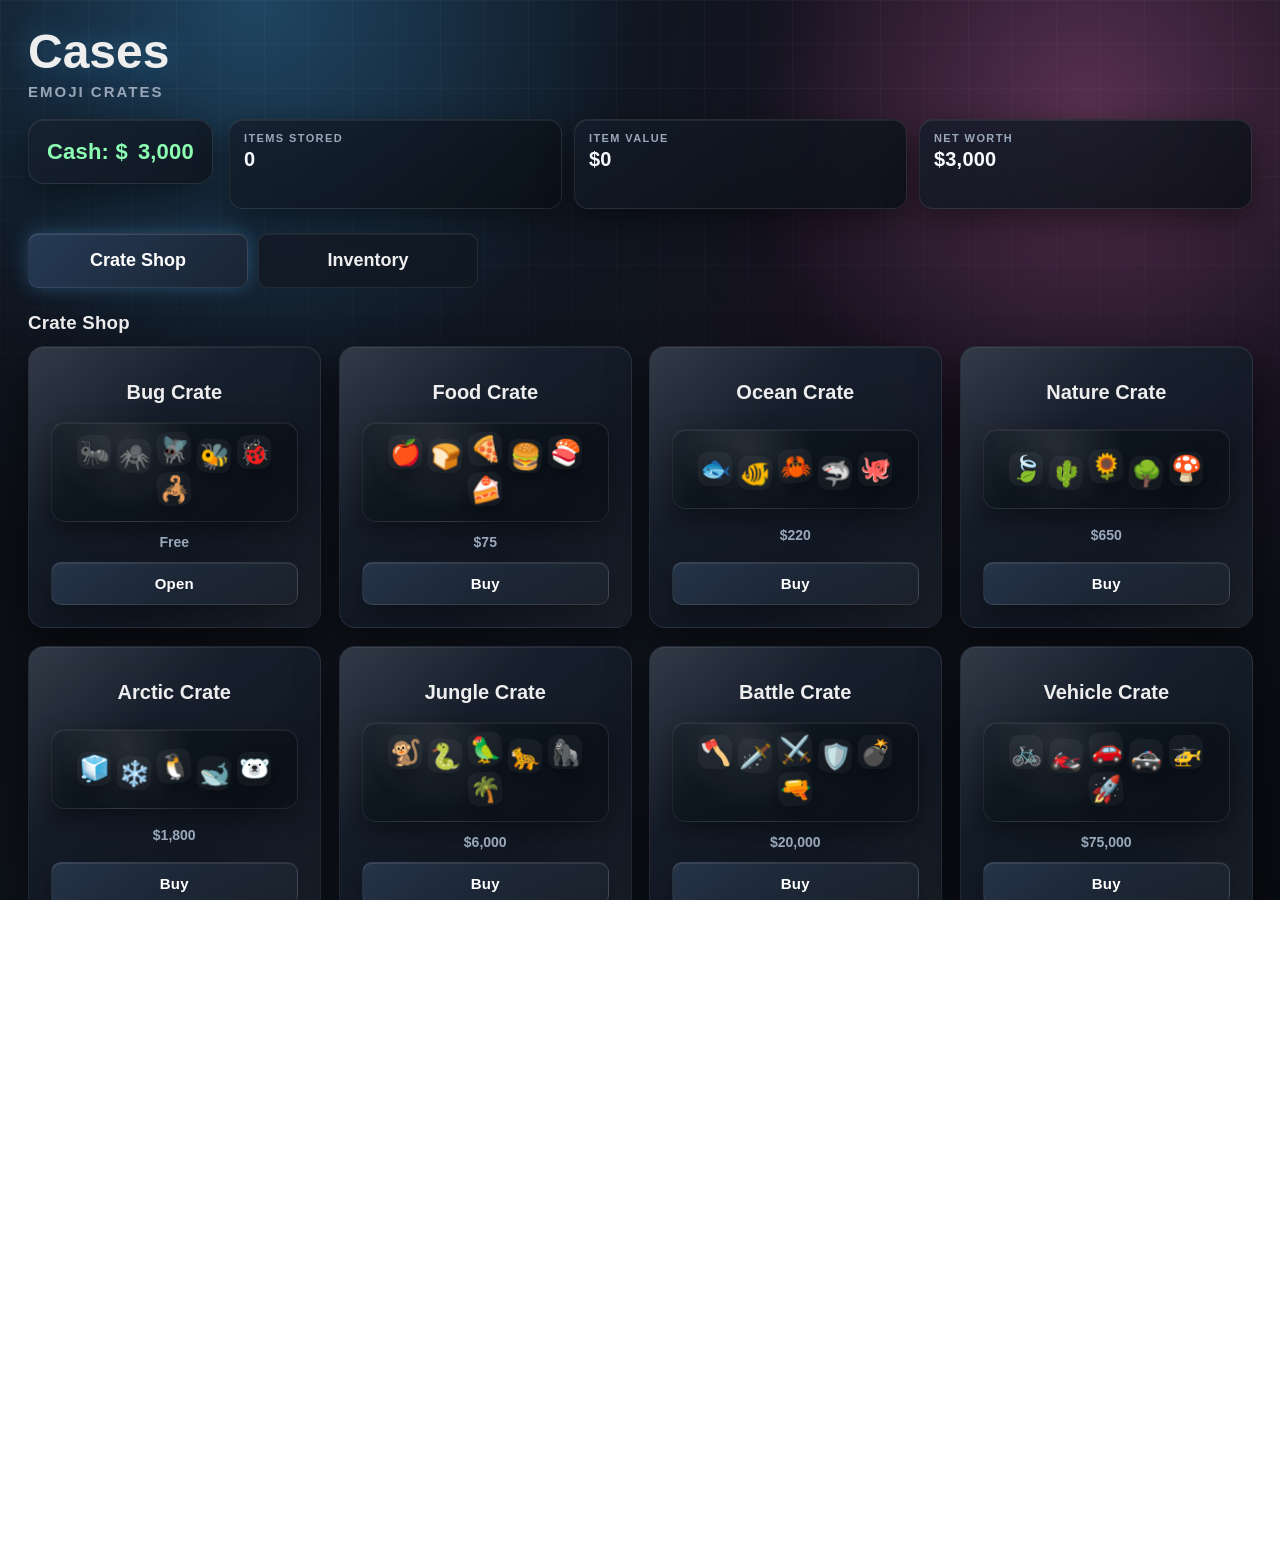
<file: index.html>
<!DOCTYPE html>
<html>
<head>
<meta charset="UTF-8">
<title>Cases</title>

<style>

html,body{
margin:0;
height:100%;
font-family:Arial,sans-serif;
color:#eee;
background:radial-gradient(circle at top,#1b2433,#070a0f 70%);
}

/* APP LAYOUT */

.app{
min-height:100vh;
padding:40px;
box-sizing:border-box;
max-width:1600px;
margin:auto;
}

h2{
margin:0 0 15px 0;
font-size:38px;
letter-spacing:1px;
}

h3{margin:12px 0}

.money{
font-size:22px;
margin-bottom:25px;
font-weight:bold;
color:#8cffb3;
}

/* BUTTONS */

button{
background:linear-gradient(145deg,#3a4355,#232a38);
border:none;
color:white;
padding:12px 20px;
border-radius:12px;
cursor:pointer;
font-weight:bold;
font-size:15px;
transition:.15s;
}

button:hover{
transform:translateY(-2px);
background:linear-gradient(145deg,#4c5870,#2e3749);
}

button:disabled{
opacity:.4;
cursor:not-allowed;
transform:none;
}

/* BIG OPEN BUTTON */

#openBtn{
display:block;
margin:35px auto 10px auto;
font-size:22px;
padding:18px 55px;
border-radius:16px;
background:linear-gradient(135deg,#4da6ff,#6e8bff);
box-shadow:0 0 20px #4da6ff66;
}

#openBtn:hover{
box-shadow:0 0 30px #4da6ffaa;
}

/* TABS */

.tabs{
margin-bottom:25px;
}

.tabs span{
background:#202735;
padding:12px 20px;
margin-right:12px;
border-radius:10px;
cursor:pointer;
font-weight:bold;
transition:.15s;
}

.tabs span:hover{
background:#2d3546;
}

/* GRID */

.grid{
display:grid;
grid-template-columns:repeat(auto-fill,minmax(240px,1fr));
gap:20px;
}

/* CRATES */

.crate{
background:linear-gradient(145deg,#1b212c,#121721);
border-radius:16px;
padding:22px;
text-align:center;
box-shadow:0 0 10px #00000055;
transition:.18s;
}

.crate:hover{
transform:translateY(-4px);
box-shadow:0 0 18px #000000aa;
}

.crate h3{
font-size:20px;
margin-bottom:6px;
}

/* ITEMS */

.itemBox{
background:#151b25;
border-radius:14px;
padding:16px;
text-align:center;
font-size:16px;
}

.emoji{
font-size:46px;
display:block;
margin-bottom:10px;
}

/* RARITY */

.common{box-shadow:0 0 8px #aaa3;}
.uncommon{box-shadow:0 0 12px #5cff7a88;}
.rare{box-shadow:0 0 16px #4da6ff99;}
.epic{box-shadow:0 0 22px #c05cffaa;}

.legendary{
box-shadow:0 0 12px #ffb347,0 0 28px #ffb347,0 0 45px #ffb347;
animation:legendGlow 1.2s infinite alternate;
}

@keyframes legendGlow{
from{transform:scale(1);}
to{transform:scale(1.05);}
}

/* SPIN AREA */

.spinWrapper{
width:100%;
max-width:1100px;
margin:40px auto;
position:relative;
}

.pointer{
position:absolute;
left:50%;
transform:translateX(-50%);
top:-28px;
font-size:36px;
color:#ffd27a;
}

.spinContainer{
position:relative;
overflow:hidden;
border-radius:16px;
border:2px solid #444;
background:#06080c;
box-shadow:0 0 18px #000 inset;
}

.spinTrack{
display:flex;
}

.spinItem{
width:170px;
margin:8px;
padding:22px;
border-radius:12px;
background:#222936;
text-align:center;
flex-shrink:0;
}

/* BACK BUTTON */

#backBtn{
margin-bottom:10px;
}

/* TITLE */

#crateTitle{
font-size:30px;
text-align:center;
margin-top:10px;
}

.hidden{display:none}

/* POLISHED CASINO STYLE */

:root{
--bg:#080b10;
--panel:#121821;
--panel2:#192232;
--ink:#f7fbff;
--muted:#9aa8bb;
--green:#56f09a;
--gold:#ffd166;
--blue:#55b6ff;
--pink:#ff6bd6;
--red:#ff6f6f;
}

html,body{
font-family:Inter,Segoe UI,Arial,sans-serif;
background:
radial-gradient(circle at 20% 0%,#1f4663 0,#101722 28%,transparent 44%),
radial-gradient(circle at 85% 12%,#57304f 0,#16111f 26%,transparent 42%),
linear-gradient(135deg,#07090d,#10151e 55%,#080b10);
overflow-x:hidden;
}

body:before{
content:"";
position:fixed;
inset:0;
pointer-events:none;
background-image:linear-gradient(#ffffff08 1px,transparent 1px),linear-gradient(90deg,#ffffff08 1px,transparent 1px);
background-size:44px 44px;
mask-image:linear-gradient(to bottom,#000,transparent 70%);
animation:gridDrift 18s linear infinite;
}

@keyframes gridDrift{to{background-position:44px 44px}}

.app{
position:relative;
padding:28px;
animation:pageIn .55s ease both;
}

@keyframes pageIn{from{opacity:0;transform:translateY(14px)}to{opacity:1;transform:none}}

h2{
font-size:48px;
line-height:1;
letter-spacing:0;
text-shadow:0 0 30px #55b6ff55;
}

h2:after{
content:" Emoji Crates";
display:block;
margin-top:8px;
font-size:15px;
font-weight:700;
color:var(--muted);
text-transform:uppercase;
letter-spacing:2px;
}

.money{
display:inline-flex;
align-items:center;
gap:10px;
padding:12px 18px;
border:1px solid #ffffff18;
border-radius:16px;
background:linear-gradient(145deg,#172130cc,#0d121acc);
box-shadow:0 12px 40px #0008,inset 0 1px #ffffff12;
transition:transform .25s ease,color .25s ease;
}

.money.bump{
transform:scale(1.06);
color:#d7ffe8;
}

button{
position:relative;
overflow:hidden;
border:1px solid #ffffff18;
border-radius:10px;
background:linear-gradient(145deg,#263449,#121923);
box-shadow:0 10px 22px #0005,inset 0 1px #ffffff17;
}

button:before{
content:"";
position:absolute;
inset:0;
background:linear-gradient(120deg,transparent,#ffffff22,transparent);
transform:translateX(-120%);
transition:transform .5s ease;
}

button:hover:before{transform:translateX(120%)}

button:active{transform:translateY(1px) scale(.98)}

#openBtn{
letter-spacing:2px;
text-transform:uppercase;
background:linear-gradient(135deg,#18d18d,#28a8ff 55%,#b266ff);
box-shadow:0 0 26px #28a8ff88,0 14px 38px #0009;
animation:pulseOpen 1.8s ease-in-out infinite;
}

@keyframes pulseOpen{
0%,100%{filter:saturate(1);box-shadow:0 0 22px #28a8ff77,0 14px 38px #0009}
50%{filter:saturate(1.25);box-shadow:0 0 38px #56f09aaa,0 18px 46px #000b}
}

.tabs{
display:flex;
gap:10px;
margin:24px 0;
}

.tabs span{
margin:0;
border:1px solid #ffffff14;
background:#111822cc;
box-shadow:inset 0 1px #ffffff10;
}

.tabs span.active{
background:linear-gradient(135deg,#253a55,#1a2433);
color:#fff;
box-shadow:0 0 18px #55b6ff44,inset 0 1px #ffffff20;
}

.grid{
grid-template-columns:repeat(auto-fill,minmax(220px,1fr));
gap:18px;
}

.crate,.itemBox{
position:relative;
border:1px solid #ffffff14;
background:
linear-gradient(145deg,#1a2433e8,#0e141ee8),
radial-gradient(circle at top,#ffffff18,transparent 50%);
box-shadow:0 18px 40px #0008,inset 0 1px #ffffff12;
animation:cardRise .45s ease both;
}

@keyframes cardRise{from{opacity:0;transform:translateY(14px) scale(.98)}to{opacity:1;transform:none}}

.crate:after,.itemBox:after{
content:"";
position:absolute;
inset:0;
border-radius:inherit;
pointer-events:none;
background:linear-gradient(135deg,#ffffff1c,transparent 34%,transparent 65%,#ffffff0d);
}

.crate:hover,.itemBox:hover{
transform:translateY(-6px) scale(1.015);
box-shadow:0 22px 46px #000a,0 0 24px #55b6ff22,inset 0 1px #ffffff18;
}

.crate h3,.itemName{
letter-spacing:0;
}

.emoji{
filter:drop-shadow(0 10px 18px #0009);
animation:floaty 2.4s ease-in-out infinite;
}

@keyframes floaty{50%{transform:translateY(-5px) rotate(-2deg)}}

.common{box-shadow:0 0 0 1px #ffffff12,0 18px 40px #0008;}
.uncommon{box-shadow:0 0 0 1px #56f09a66,0 0 22px #56f09a30,0 18px 40px #0008;}
.rare{box-shadow:0 0 0 1px #55b6ff77,0 0 24px #55b6ff35,0 18px 40px #0008;}
.epic{box-shadow:0 0 0 1px #ff6bd688,0 0 28px #ff6bd635,0 18px 40px #0008;}

.legendary{
box-shadow:0 0 0 1px #ffd166,0 0 18px #ffd166aa,0 0 44px #ff8a3d66,0 18px 40px #0009;
animation:legendGlow 1.2s infinite alternate,legendTilt 2.8s ease-in-out infinite;
}

@keyframes legendTilt{50%{filter:saturate(1.45);transform:translateY(-4px) rotate(1deg)}}

.spinWrapper{
margin-top:28px;
}

.spinOverlay{
position:fixed;
inset:0;
z-index:20;
display:grid;
place-items:center;
padding:24px;
box-sizing:border-box;
background:
radial-gradient(circle at 50% 35%,#22344fcc,transparent 54%),
linear-gradient(135deg,#05070beb,#121a25f2);
backdrop-filter:blur(12px);
opacity:0;
visibility:hidden;
transition:opacity .24s ease,visibility .24s ease;
}

.spinOverlay.show{
opacity:1;
visibility:visible;
}

.spinOverlay .spinWrapper{
width:min(1120px,94vw);
margin:0;
}

.spinOverlayTitle{
text-align:center;
margin:0 0 26px;
font-size:28px;
font-weight:1000;
color:#f7fbff;
text-shadow:0 0 24px #55b6ff88;
}

.spinOverlay .spinContainer{
min-height:190px;
display:flex;
align-items:center;
}

.pointer{
z-index:2;
text-shadow:0 0 14px #ffd166;
animation:pointerBounce .9s ease-in-out infinite;
}

@keyframes pointerBounce{50%{transform:translateX(-50%) translateY(4px)}}

.spinContainer{
border:1px solid #ffffff22;
background:linear-gradient(180deg,#090d13,#030507);
box-shadow:0 0 24px #000 inset,0 20px 48px #0008;
}

.spinContainer:before,.spinContainer:after{
content:"";
position:absolute;
top:0;
bottom:0;
width:18%;
z-index:1;
pointer-events:none;
}

.spinContainer:before{left:0;background:linear-gradient(90deg,#06080c,transparent)}
.spinContainer:after{right:0;background:linear-gradient(270deg,#06080c,transparent)}

.spinTrack.spinning .spinItem .emoji{
animation:spinPop .35s ease-in-out infinite alternate;
}

@keyframes spinPop{to{transform:scale(1.14) rotate(4deg)}}

.spinItem{
border:1px solid #ffffff12;
box-shadow:inset 0 1px #ffffff12;
}

.inventoryHeader{
display:flex;
align-items:center;
justify-content:space-between;
gap:16px;
margin:4px 0 18px;
flex-wrap:wrap;
}

.inventoryStats{
color:var(--muted);
font-weight:700;
}

.sellBtn{
margin-top:12px;
width:100%;
background:linear-gradient(135deg,#25344a,#173323);
}

.sellAllBtn{
background:linear-gradient(135deg,#1d8f62,#26bd7e);
}

.inventoryActions{
display:flex;
align-items:flex-end;
gap:12px;
flex-wrap:wrap;
justify-content:flex-end;
}

.autosellPanel{
display:flex;
align-items:center;
gap:10px;
flex-wrap:wrap;
max-width:760px;
padding:10px 12px;
border:1px solid #ffffff18;
border-radius:14px;
background:#0f151ecc;
box-shadow:inset 0 1px #ffffff10;
}

.autosellPanel label{
display:inline-flex;
align-items:center;
gap:7px;
font-size:12px;
font-weight:900;
color:#dfe9f5;
text-transform:uppercase;
letter-spacing:.7px;
white-space:nowrap;
}

.autosellPanel input{
accent-color:#56f09a;
}

.autosellTitle{
color:var(--muted);
font-size:11px;
font-weight:1000;
text-transform:uppercase;
letter-spacing:1.2px;
}

.emptyInventory{
grid-column:1/-1;
padding:28px;
border:1px dashed #ffffff24;
border-radius:16px;
text-align:center;
color:var(--muted);
background:#0f151e99;
}

.resultToast{
min-height:26px;
margin:14px auto 0;
text-align:center;
font-weight:800;
color:#dff8ff;
text-shadow:0 0 16px #55b6ff;
opacity:0;
transform:translateY(8px) scale(.98);
transition:.35s ease;
}

.resultToast.show{
opacity:1;
transform:none;
}

.popWin{
animation:winPop .7s cubic-bezier(.2,1.4,.2,1) both;
}

@keyframes winPop{
0%{transform:scale(.65) rotate(-6deg);filter:brightness(1)}
55%{transform:scale(1.2) rotate(3deg);filter:brightness(1.35)}
100%{transform:scale(1);filter:brightness(1)}
}

@media(max-width:700px){
.app{padding:18px}
h2{font-size:38px}
.tabs{flex-wrap:wrap}
.inventoryHeader{align-items:flex-start;flex-direction:column}
#openBtn{width:100%;padding-left:20px;padding-right:20px}
}

/* GAMEPLAY UPGRADE PASS */

html,body{
font-family:"Trebuchet MS","Segoe UI Variable","Segoe UI",Arial,sans-serif;
}

body.spinLocked{
overflow:hidden;
}

h3,h4,button,.money,.statCard,.rarityTag{
letter-spacing:.2px;
}

.topBar{
display:flex;
align-items:stretch;
justify-content:space-between;
gap:16px;
flex-wrap:wrap;
margin:20px 0 24px;
}

.statStrip{
display:grid;
grid-template-columns:repeat(3,minmax(150px,1fr));
gap:12px;
flex:1;
min-width:320px;
}

.statCard{
padding:12px 14px;
border:1px solid #ffffff18;
border-radius:14px;
background:linear-gradient(145deg,#141d2acc,#090e15cc);
box-shadow:0 12px 34px #0007,inset 0 1px #ffffff12;
}

.statLabel{
display:block;
font-size:11px;
font-weight:900;
text-transform:uppercase;
color:var(--muted);
letter-spacing:1.4px;
}

.statValue{
display:block;
margin-top:4px;
font-size:20px;
font-weight:900;
color:#f7fbff;
}

.tabs span{
min-width:170px;
text-align:center;
font-size:18px;
padding:16px 24px;
}

.grid{
grid-template-columns:repeat(auto-fill,minmax(250px,1fr));
}

.crate{
min-height:178px;
display:flex;
flex-direction:column;
justify-content:space-between;
gap:12px;
}

.crateMeta,.lootMeta,.spinValue{
color:var(--muted);
font-size:14px;
font-weight:800;
}

.cratePreview{
display:flex;
justify-content:center;
align-items:center;
gap:6px;
flex-wrap:wrap;
min-height:54px;
padding:12px;
border:1px solid #ffffff14;
border-radius:14px;
background:
radial-gradient(circle at 30% 20%,#ffffff18,transparent 36%),
linear-gradient(145deg,#101923,#090f17);
box-shadow:inset 0 1px #ffffff12,0 10px 26px #0006;
}

.cratePreview span{
display:grid;
place-items:center;
width:34px;
height:34px;
font-size:25px;
border-radius:10px;
background:#ffffff0c;
filter:drop-shadow(0 7px 10px #0009);
}

.cratePreview span:nth-child(2n){transform:translateY(4px) rotate(4deg)}
.cratePreview span:nth-child(3n){transform:translateY(-3px) rotate(-5deg)}

.rollDelta{
display:block;
height:20px;
margin-top:5px;
font-size:13px;
font-weight:1000;
opacity:0;
transform:translateY(8px);
}

.rollDelta.show{
animation:rollDeltaPop 1.7s ease both;
}

.rollDelta.gain{color:#67ff9d;text-shadow:0 0 14px #56f09a}
.rollDelta.loss{color:#ff7777;text-shadow:0 0 14px #ff6f6f}

@keyframes rollDeltaPop{
0%{opacity:0;transform:translateY(10px) scale(.92)}
18%{opacity:1;transform:translateY(0) scale(1.12)}
70%{opacity:1;transform:translateY(0) scale(1)}
100%{opacity:0;transform:translateY(-8px) scale(.98)}
}

.common .rarityTag{background:#ffffff18;color:#d4dae3}
.uncommon .rarityTag{background:#56f09a22;color:#76ffad}
.rare .rarityTag{background:#55b6ff24;color:#8fd0ff}
.epic .rarityTag{background:#ff6bd626;color:#ff9ee7}
.legendary .rarityTag{background:#ffd16628;color:#ffe39d}

.rarityTag{
display:inline-flex;
align-items:center;
justify-content:center;
margin:8px auto 10px;
padding:5px 10px;
border:1px solid #ffffff22;
border-radius:999px;
font-size:11px;
font-weight:1000;
text-transform:uppercase;
letter-spacing:1.3px;
}

.rare:before,.epic:before,.legendary:before{
content:"";
position:absolute;
inset:-1px;
border-radius:inherit;
pointer-events:none;
opacity:.72;
}

.rare:before{
background:linear-gradient(120deg,transparent 20%,#55b6ff35,transparent 80%);
animation:rareSweep 2.4s ease-in-out infinite;
}

.epic:before{
inset:-8px;
background:
linear-gradient(115deg,transparent 0 35%,#ff6bd660 45%,transparent 58%),
linear-gradient(245deg,transparent 0 42%,#55b6ff44 50%,transparent 62%);
filter:blur(2px);
animation:epicPulse 2.6s ease-in-out infinite;
}

.legendary{
animation:legendGlow 1.2s infinite alternate,legendTilt 2.8s ease-in-out infinite,legendIdle 5s ease-in-out infinite;
}

.legendary:before{
background:
radial-gradient(circle at 20% 20%,#fff7 0 2px,transparent 3px),
radial-gradient(circle at 70% 30%,#ffd166cc 0 2px,transparent 4px),
radial-gradient(circle at 42% 78%,#ff6bd6bb 0 2px,transparent 4px),
conic-gradient(from 0deg,#ffd16622,#ff6bd622,#55b6ff22,#ffd16622);
animation:legendAura 3.2s ease-in-out infinite;
}

@keyframes rareSweep{50%{transform:translateX(12px);opacity:1}}
@keyframes epicSpin{to{transform:rotate(1turn)}}
@keyframes epicPulse{
0%,100%{transform:translateX(-8px) skewX(-10deg);opacity:.35}
50%{transform:translateX(8px) skewX(10deg);opacity:.9}
}
@keyframes legendAura{
0%,100%{transform:translateY(0) scale(1);opacity:.62}
45%{transform:translateY(-7px) scale(1.05);opacity:1}
70%{transform:translateY(4px) scale(.98);opacity:.78}
}
@keyframes legendIdle{
0%,100%{filter:hue-rotate(0deg) saturate(1.1)}
35%{filter:hue-rotate(18deg) saturate(1.7)}
70%{filter:hue-rotate(-14deg) saturate(1.45)}
}

.spinItem{
padding:16px 14px;
min-height:138px;
}

.spinItem .emoji{
font-size:42px;
margin-bottom:3px;
}

.spinItem .rarityTag{
margin:5px auto 6px;
font-size:10px;
}

.openTop{
display:flex;
align-items:center;
justify-content:space-between;
gap:16px;
margin:6px 0 18px;
}

.openInfo{
text-align:right;
font-weight:900;
color:var(--muted);
}

.sectionTitle{
text-align:center;
font-size:18px;
margin:22px 0 14px;
text-transform:uppercase;
letter-spacing:1.4px;
color:#dff8ff;
}

.popWin.rareWin{animation:rareWin .9s cubic-bezier(.2,1.4,.2,1) both}
.popWin.epicWin{animation:epicWin 1.4s cubic-bezier(.2,1.2,.2,1) both}
.popWin.legendaryWin{animation:legendaryWin 2.6s cubic-bezier(.12,1.2,.1,1) both}

@keyframes rareWin{
0%{transform:scale(.7);filter:brightness(1)}
45%{transform:scale(1.24);filter:brightness(1.6) drop-shadow(0 0 18px #55b6ff)}
100%{transform:scale(1);filter:brightness(1)}
}

@keyframes epicWin{
0%{transform:scale(.55) rotate(-10deg);filter:brightness(1)}
35%{transform:scale(1.28) rotate(7deg);filter:brightness(1.8) drop-shadow(0 0 24px #ff6bd6)}
70%{transform:scale(.95) rotate(-3deg);filter:brightness(1.35)}
100%{transform:scale(1);filter:brightness(1)}
}

@keyframes legendaryWin{
0%{transform:scale(.3) rotate(-18deg);filter:brightness(.8) blur(2px)}
28%{transform:scale(1.4) rotate(12deg);filter:brightness(2.3) drop-shadow(0 0 38px #ffd166)}
55%{transform:scale(.88) rotate(-6deg);filter:brightness(1.6) drop-shadow(0 0 44px #ff6bd6)}
100%{transform:scale(1.08);filter:brightness(1.35) drop-shadow(0 0 28px #ffd166)}
}

.winFx{
position:fixed;
inset:0;
z-index:10;
display:grid;
place-items:center;
pointer-events:none;
opacity:0;
visibility:hidden;
transition:.25s ease;
}

.winFx.show{
opacity:1;
visibility:visible;
}

.winFxInner{
position:relative;
display:grid;
place-items:center;
width:min(760px,92vw);
min-height:360px;
text-align:center;
}

.winFxEmoji{
font-size:118px;
filter:drop-shadow(0 24px 42px #000);
}

.winFxTitle{
margin-top:12px;
font-size:42px;
font-weight:1000;
text-transform:uppercase;
text-shadow:0 0 24px currentColor;
}

.winFxValue{
margin-top:8px;
font-size:24px;
font-weight:1000;
color:#fff;
}

.winFx.rareFx{background:radial-gradient(circle,#55b6ff33,transparent 65%)}
.winFx.rareFx .winFxInner{animation:rareReveal 1.2s ease both;color:#8fd0ff}

.winFx.epicFx{background:radial-gradient(circle,#ff6bd63f,transparent 68%)}
.winFx.epicFx .winFxInner{animation:epicReveal 2.1s ease both;color:#ff9ee7}
.winFx.epicFx:before{
content:"";
position:absolute;
inset:0;
background:
linear-gradient(110deg,transparent 0 18%,#ff6bd650 23%,transparent 31%),
linear-gradient(250deg,transparent 0 42%,#55b6ff45 49%,transparent 58%),
radial-gradient(circle at 50% 50%,transparent 0 20%,#ff6bd61f 22%,transparent 42%);
animation:epicStage 2.1s ease-in-out both;
}

.winFx.legendaryFx{
background:
radial-gradient(circle,#fff2b655 0 8%,#ff8a3d2f 24%,transparent 62%),
linear-gradient(135deg,#080b10ee,#251326ee);
}

.winFx.legendaryFx:before,.winFx.legendaryFx:after{
content:"";
position:absolute;
inset:-30%;
background:
radial-gradient(circle at 25% 35%,#ffd166 0 2px,transparent 3px),
radial-gradient(circle at 70% 22%,#ffffff 0 1px,transparent 3px),
radial-gradient(circle at 54% 74%,#ff6bd6 0 2px,transparent 4px);
background-size:120px 120px,170px 170px,210px 210px;
animation:starFall 5.8s linear infinite;
}

.winFx.legendaryFx:after{
filter:blur(3px);
opacity:.6;
animation-duration:7.2s;
}

.winFx.legendaryFx .winFxInner{
color:#ffe39d;
animation:legendaryReveal 5.6s cubic-bezier(.12,1,.18,1) both;
}

@keyframes rareReveal{from{transform:scale(.8);opacity:0}45%{transform:scale(1.08)}to{transform:scale(1);opacity:1}}
@keyframes epicReveal{from{transform:scale(.65) rotate(-8deg);opacity:0}45%{transform:scale(1.1) rotate(3deg);opacity:1}to{transform:scale(1);opacity:1}}
@keyframes epicStage{
0%{opacity:0;transform:scale(.8)}
25%{opacity:1;transform:scale(1.03)}
55%{transform:scale(1) skewX(-5deg)}
100%{opacity:.38;transform:scale(1.12) skewX(5deg)}
}
@keyframes legendaryReveal{
0%{transform:scale(.24) rotate(-18deg);opacity:0;filter:blur(8px)}
22%{transform:scale(.7) rotate(8deg);opacity:1;filter:blur(0)}
48%{transform:scale(1.2) rotate(-2deg)}
72%{transform:scale(.96) rotate(1deg)}
100%{transform:scale(1);opacity:1}
}
@keyframes starFall{to{transform:translate3d(120px,180px,0) rotate(35deg)}}

@media(max-width:700px){
.tabs span{flex:1;min-width:135px}
.statStrip{grid-template-columns:1fr;min-width:100%}
.topBar{margin-top:16px}
.openTop{align-items:flex-start;flex-direction:column}
.openInfo{text-align:left}
}

</style>
</head>

<body>

<div class="app">

<h2>Cases</h2>
<div class="topBar">
  <div class="money">Cash: $<span id="moneyEl">2500</span></div>
  <div class="statStrip">
    <div class="statCard">
      <span class="statLabel">Items Stored</span>
      <span class="statValue" id="itemCountEl">0</span>
    </div>
    <div class="statCard">
      <span class="statLabel">Item Value</span>
      <span class="statValue">$<span id="itemValueEl">0</span></span>
    </div>
    <div class="statCard">
      <span class="statLabel">Net Worth</span>
      <span class="statValue">$<span id="netWorthEl">2,500</span></span>
      <span class="rollDelta" id="rollDeltaEl"></span>
    </div>
  </div>
</div>

<div class="tabs">
<span onclick="showTab('cratesTab')">Crate Shop</span>
<span onclick="showTab('inventoryTab')">Inventory</span>
</div>

<div id="cratesTab"></div>

<div id="inventoryTab" class="hidden">
<div id="inventory" class="grid"></div>
</div>

<div id="openScreen" class="hidden">

<div class="openTop">
<button id="backBtn" onclick="backToCrates()">← Back</button>
<div class="openInfo">
<div>Crate Price: $<span id="crateCost"></span></div>
<div id="crateExpected"></div>
</div>
</div>

<h3 id="crateTitle"></h3>

<h4 class="sectionTitle">Possible Pulls</h4>
<div id="lootTable" class="grid"></div>

<button id="openBtn" onclick="openCrate()">OPEN</button>

<div id="resultToast" class="resultToast"></div>

</div>

<div id="winFx" class="winFx"></div>

<div id="spinOverlay" class="spinOverlay">
  <div class="spinWrapper">
    <div class="spinOverlayTitle" id="spinOverlayTitle">Opening...</div>
    <div class="pointer">▼</div>
    <div class="spinContainer">
      <div id="spinTrack" class="spinTrack"></div>
    </div>
  </div>
</div>

</div>

<script>
let money = 3000
let inventoryItems = []
let selectedCrate = null
let opening = false
let toastTimer = null
let autosellSettings = {
  enabled: false,
  rarities: {
    common: false,
    uncommon: false,
    rare: false,
    epic: false,
    legendary: false
  }
}

const rarityOrder = ["common", "uncommon", "rare", "epic", "legendary"]

const crates = [

{
name:"Bug Crate",
cost:15,
items:[
{emoji:"🐜",rarity:"common",chance:45,value:4},
{emoji:"🕷️",rarity:"common",chance:30,value:6},
{emoji:"🪰",rarity:"uncommon",chance:15,value:12},
{emoji:"🐝",rarity:"rare",chance:7,value:35},
{emoji:"🐞",rarity:"epic",chance:2.7,value:120},
{emoji:"🦂",rarity:"legendary",chance:0.3,value:1800}
]
},

{
name:"Food Crate",
cost:75,
items:[
{emoji:"🍎",rarity:"common",chance:35,value:20},
{emoji:"🍞",rarity:"common",chance:25,value:28},
{emoji:"🍕",rarity:"uncommon",chance:18,value:70},
{emoji:"🍔",rarity:"rare",chance:12,value:180},
{emoji:"🍣",rarity:"epic",chance:8,value:600},
{emoji:"🍰",rarity:"legendary",chance:2,value:7500}
]
},

{
name:"Ocean Crate",
cost:100,
items:[
{emoji:"🐟",rarity:"common",chance:40,value:30},
{emoji:"🐠",rarity:"uncommon",chance:30,value:85},
{emoji:"🦀",rarity:"rare",chance:18,value:300},
{emoji:"🦈",rarity:"epic",chance:10,value:1200},
{emoji:"🐙",rarity:"legendary",chance:2,value:12000}
]
},

{
name:"Nature Crate",
cost:250,
items:[
{emoji:"🍃",rarity:"common",chance:40,value:75},
{emoji:"🌵",rarity:"uncommon",chance:30,value:200},
{emoji:"🌻",rarity:"rare",chance:18,value:800},
{emoji:"🌳",rarity:"epic",chance:10,value:3500},
{emoji:"🍄",rarity:"legendary",chance:2,value:30000}
]
},

{
name:"Arctic Crate",
cost:500,
items:[
{emoji:"🧊",rarity:"common",chance:35,value:160},
{emoji:"❄️",rarity:"uncommon",chance:30,value:420},
{emoji:"🐧",rarity:"rare",chance:20,value:1200},
{emoji:"🐋",rarity:"epic",chance:12,value:6000},
{emoji:"🐻‍❄️",rarity:"legendary",chance:3,value:60000}
]
},

{
name:"Jungle Crate",
cost:1000,
items:[
{emoji:"🐒",rarity:"common",chance:35,value:300},
{emoji:"🐍",rarity:"uncommon",chance:30,value:850},
{emoji:"🦜",rarity:"rare",chance:18,value:3500},
{emoji:"🐆",rarity:"epic",chance:12,value:12000},
{emoji:"🦍",rarity:"epic",chance:4,value:20000},
{emoji:"🌴",rarity:"legendary",chance:1,value:120000}
]
},

{
name:"Battle Crate",
cost:1200,
items:[
{emoji:"🪓",rarity:"common",chance:35,value:350},
{emoji:"🗡️",rarity:"uncommon",chance:30,value:1000},
{emoji:"⚔️",rarity:"rare",chance:20,value:4200},
{emoji:"🛡️",rarity:"epic",chance:12,value:15000},
{emoji:"💣",rarity:"epic",chance:2,value:30000},
{emoji:"🔫",rarity:"legendary",chance:1,value:150000}
]
},

{
name:"Vehicle Crate",
cost:1800,
items:[
{emoji:"🚲",rarity:"common",chance:35,value:500},
{emoji:"🏍️",rarity:"uncommon",chance:30,value:1400},
{emoji:"🚗",rarity:"rare",chance:20,value:6500},
{emoji:"🚓",rarity:"epic",chance:10,value:20000},
{emoji:"🚁",rarity:"epic",chance:4,value:35000},
{emoji:"🚀",rarity:"legendary",chance:1,value:220000}
]
},

{
name:"Luxury Crate",
cost:3200,
items:[
{emoji:"💍",rarity:"common",chance:35,value:900},
{emoji:"⌚",rarity:"uncommon",chance:30,value:2600},
{emoji:"👜",rarity:"rare",chance:20,value:12000},
{emoji:"💎",rarity:"epic",chance:10,value:42000},
{emoji:"👑",rarity:"legendary",chance:4,value:300000},
{emoji:"🏦",rarity:"legendary",chance:1,value:420000}
]
},

{
name:"Spooky Crate",
cost:4500,
items:[
{emoji:"🎃",rarity:"common",chance:35,value:1300},
{emoji:"🕸️",rarity:"uncommon",chance:30,value:3600},
{emoji:"👻",rarity:"rare",chance:20,value:18000},
{emoji:"💀",rarity:"epic",chance:10,value:65000},
{emoji:"🧟",rarity:"epic",chance:4,value:95000},
{emoji:"🧛",rarity:"legendary",chance:1,value:600000}
]
},

{
name:"Lucky Crate",
cost:5000,
items:[
{emoji:"💩",rarity:"common",chance:99.9,value:5},
{emoji:"🎁",rarity:"legendary",chance:0.1,value:50000000}
]
},

{
name:"Space Crate",
cost:8750,
items:[
{emoji:"🛰️",rarity:"common",chance:35,value:2500},
{emoji:"🌙",rarity:"uncommon",chance:30,value:7000},
{emoji:"🪐",rarity:"rare",chance:20,value:35000},
{emoji:"🌠",rarity:"epic",chance:10,value:110000},
{emoji:"🛸",rarity:"epic",chance:4,value:200000},
{emoji:"👽",rarity:"legendary",chance:1,value:1100000}
]
},

{
name:"Elemental Crate",
cost:12000,
items:[
{emoji:"💧",rarity:"common",chance:35,value:3400},
{emoji:"🌪️",rarity:"uncommon",chance:30,value:9600},
{emoji:"🔥",rarity:"rare",chance:20,value:50000},
{emoji:"⚡",rarity:"epic",chance:10,value:150000},
{emoji:"🌊",rarity:"epic",chance:4,value:240000},
{emoji:"🌋",rarity:"legendary",chance:1,value:1500000}
]
},

{
name:"Mythic Crate",
cost:250000,
items:[
{emoji:"🔮",rarity:"common",chance:35,value:70000},
{emoji:"🧿",rarity:"uncommon",chance:30,value:200000},
{emoji:"✨",rarity:"rare",chance:20,value:1000000},
{emoji:"🌟",rarity:"epic",chance:10,value:2000000},
{emoji:"🐉",rarity:"epic",chance:4,value:5000000},
{emoji:"🪽",rarity:"legendary",chance:1,value:25000000}
]
}

]

// ---------------- ECONOMY ----------------

const tunedEconomy = {
  "Bug Crate": { cost: 0, values: [1, 2, 5, 25, 50, 250] },
  "Food Crate": { cost: 75, values: [8, 18, 40, 90, 150, 3000] },
  "Ocean Crate": { cost: 220, values: [45, 90, 210, 430, 8000] },
  "Nature Crate": { cost: 650, values: [120, 260, 550, 1200, 30000] },
  "Arctic Crate": { cost: 1800, values: [220, 480, 1000, 3000, 52000] },
  "Jungle Crate": { cost: 6000, values: [700, 1500, 3400, 6500, 7800, 540000] },
  "Battle Crate": { cost: 20000, values: [2500, 5200, 12000, 23000, 30000, 1800000] },
  "Vehicle Crate": { cost: 75000, values: [8000, 17000, 38000, 75000, 160000, 6800000] },
  "Luxury Crate": { cost: 300000, values: [30000, 65000, 150000, 300000, 2500000, 20000000] },
  "Spooky Crate": { cost: 1200000, values: [120000, 250000, 600000, 1200000, 2500000, 110000000] },
  "Lucky Crate": { cost: 500000, values: [250, 25000000000] },
  "Space Crate": { cost: 5000000, values: [500000, 1100000, 2500000, 5000000, 12000000, 450000000] },
  "Elemental Crate": { cost: 50000000, values: [5000000, 11000000, 25000000, 50000000, 120000000, 4450000000] },
  "Mythic Crate": { cost: 1000000000, values: [90000000, 200000000, 450000000, 900000000, 2200000000, 96950000000] }
}

function tuneEconomy() {
  crates.forEach(crate => {
    const tune = tunedEconomy[crate.name]
    if (!tune) return
    crate.cost = tune.cost
    crate.items.forEach((item, index) => {
      item.value = tune.values[index] ?? item.value
      item.crateName = crate.name
    })
  })
}

// ---------------- SAVE / LOAD ----------------

function saveData() {
  localStorage.setItem("money", money)
  localStorage.setItem("inventory", JSON.stringify(inventoryItems))
  localStorage.setItem("autosellSettings", JSON.stringify(autosellSettings))
}

function loadData() {
  const savedMoney = localStorage.getItem("money")
  const savedInventory = localStorage.getItem("inventory")
  const savedAutosell = localStorage.getItem("autosellSettings")

  if (savedMoney !== null) money = parseInt(savedMoney)
  if (savedInventory !== null) inventoryItems = JSON.parse(savedInventory)
  if (savedAutosell !== null) {
    const parsed = JSON.parse(savedAutosell)
    autosellSettings = {
      ...autosellSettings,
      ...parsed,
      rarities: {
        ...autosellSettings.rarities,
        ...(parsed.rarities || {})
      }
    }
  }
}

// ---------------- UTILITY ----------------

function rollItem(crate) {
  let r = Math.random() * 100
  let sum = 0
  for (let item of crate.items) {
    sum += item.chance
    if (r <= sum) return item
  }
  return crate.items[crate.items.length - 1]
}

function updateMoney() {
  moneyEl.textContent = formatMoney(money)
  updateStats()
  const moneyBox = moneyEl.closest(".money")
  if (moneyBox) {
    moneyBox.classList.remove("bump")
    moneyBox.offsetHeight
    moneyBox.classList.add("bump")
    setTimeout(() => moneyBox.classList.remove("bump"), 260)
  }
  saveData() // Save whenever money changes
}

function formatMoney(value) {
  return Number(value || 0).toLocaleString()
}

function getInventoryValue() {
  return inventoryItems.reduce((sum, item) => sum + Number(item.value || 0), 0)
}

function updateStats() {
  const itemValue = getInventoryValue()
  const itemCountNode = document.getElementById("itemCountEl")
  const itemValueNode = document.getElementById("itemValueEl")
  const netWorthNode = document.getElementById("netWorthEl")
  if (itemCountNode) itemCountNode.textContent = formatMoney(inventoryItems.length)
  if (itemValueNode) itemValueNode.textContent = formatMoney(itemValue)
  if (netWorthNode) netWorthNode.textContent = formatMoney(money + itemValue)
}

function getExpectedValue(crate) {
  return crate.items.reduce((sum, item) => sum + (Number(item.value || 0) * Number(item.chance || 0)), 0)
}

function getRarityLabel(rarity) {
  return String(rarity || "common").replace(/^\w/, letter => letter.toUpperCase())
}

function itemMarkup(item, detailClass = "lootMeta") {
  return `
    <span class="emoji">${item.emoji}</span>
    <span class="rarityTag">${getRarityLabel(item.rarity)}</span>
    <div class="${detailClass}">$${formatMoney(item.value)}</div>
  `
}

function showResult(message) {
  if (!resultToast) return
  clearTimeout(toastTimer)
  resultToast.textContent = message
  resultToast.classList.add("show")
  toastTimer = setTimeout(() => resultToast.classList.remove("show"), 2600)
}

function showRollDelta(delta) {
  const node = document.getElementById("rollDeltaEl")
  if (!node) return
  node.className = "rollDelta"
  node.textContent = `${delta >= 0 ? "+" : "-"}$${formatMoney(Math.abs(delta))}`
  node.offsetHeight
  node.classList.add("show", delta >= 0 ? "gain" : "loss")
}

function shouldAutosell(item) {
  return Boolean(autosellSettings.enabled && autosellSettings.rarities[item.rarity])
}

function updateAutosellSetting(key, value) {
  if (key === "enabled") {
    autosellSettings.enabled = value
  } else {
    autosellSettings.rarities[key] = value
  }
  saveData()
  renderInventory()
}

function autosellControlsMarkup() {
  const rarityChecks = rarityOrder.map(rarity => `
    <label>
      <input type="checkbox" onchange="updateAutosellSetting('${rarity}', this.checked)" ${autosellSettings.rarities[rarity] ? "checked" : ""}>
      ${getRarityLabel(rarity)}
    </label>
  `).join("")

  return `
    <div class="autosellPanel">
      <span class="autosellTitle">Autosell</span>
      <label>
        <input type="checkbox" onchange="updateAutosellSetting('enabled', this.checked)" ${autosellSettings.enabled ? "checked" : ""}>
        Enabled
      </label>
      ${rarityChecks}
    </div>
  `
}

function renderInventory() {
  inventory.innerHTML = ""

  const existingHeader = inventoryTab.querySelector(".inventoryHeader")
  if (existingHeader) existingHeader.remove()

  const header = document.createElement("div")
  header.className = "inventoryHeader"
  header.innerHTML = `
    <div>
      <h3>My Stash</h3>
      <div class="inventoryStats">${inventoryItems.length} items stacked &bull; $${formatMoney(getInventoryValue())} sell value</div>
    </div>
    <div class="inventoryActions">
      ${autosellControlsMarkup()}
      <button class="sellAllBtn" onclick="sellAllItems()" ${inventoryItems.length ? "" : "disabled"}>Sell All</button>
    </div>
  `
  inventoryTab.insertBefore(header, inventory)

  if (inventoryItems.length === 0) {
    inventory.innerHTML = `<div class="emptyInventory">No items yet. Open a crate, then come back here to sell your pulls.</div>`
    updateStats()
    saveData()
    return
  }

  inventoryItems.forEach((i, index) => {
    const d = document.createElement("div")
    d.className = "itemBox " + i.rarity
    d.innerHTML = `
      <span class="emoji">${i.emoji}</span>
      <span class="rarityTag">${getRarityLabel(i.rarity)}</span>
      <div class="itemName">${i.crateName || "Crate Pull"}</div>
      <strong>$${formatMoney(i.value)}</strong>
      <button class="sellBtn" onclick="sellItem(${index})">Sell</button>
    `
    inventory.appendChild(d)
  })
  updateStats()
  saveData() // Save whenever inventory changes
}

function sellItem(index) {
  if (opening) return
  const item = inventoryItems[index]
  if (!item) return
  money += Number(item.value || 0)
  inventoryItems.splice(index, 1)
  updateMoney()
  renderInventory()
  showResult(`Sold for $${formatMoney(item.value)}`)
}

function sellAllItems() {
  if (opening || inventoryItems.length === 0) return
  const total = getInventoryValue()
  inventoryItems = []
  money += total
  updateMoney()
  renderInventory()
  showResult(`Sold everything for $${formatMoney(total)}`)
}

// ---------------- RENDER ----------------

function renderCrates() {
  cratesTab.innerHTML = "<h3>Crate Shop</h3><div class='grid'></div>"
  const grid = cratesTab.querySelector(".grid")

  crates.forEach((c, i) => {
    const preview = c.items.map(item => `<span>${item.emoji}</span>`).join("")
    const d = document.createElement("div")
    d.className = "crate"
    d.innerHTML = `<h3>${c.name}</h3>
<div class="cratePreview">${preview}</div>
<div class="crateMeta">${c.cost === 0 ? "Free" : "$" + formatMoney(c.cost)}</div>
<button onclick="selectCrate(${i})">${c.cost === 0 ? "Open" : "Buy"}</button>`
    grid.appendChild(d)
  })
}

function showTab(id) {
  if (opening) return
  cratesTab.classList.add("hidden")
  inventoryTab.classList.add("hidden")
  openScreen.classList.add("hidden")
  document.getElementById(id).classList.remove("hidden")
  document.querySelectorAll(".tabs span").forEach(tab => tab.classList.remove("active"))
  if (id === "cratesTab") document.querySelector(".tabs span:nth-child(1)")?.classList.add("active")
  if (id === "inventoryTab") document.querySelector(".tabs span:nth-child(2)")?.classList.add("active")
}

function selectCrate(i) {
  selectedCrate = crates[i]
  showTab("openScreen")
  crateTitle.textContent = selectedCrate.name
  crateCost.textContent = selectedCrate.cost === 0 ? "FREE" : formatMoney(selectedCrate.cost)
  crateExpected.textContent = selectedCrate.cost === 0 ? " Guaranteed profit" : `Average pull: $${formatMoney(Math.round(getExpectedValue(selectedCrate)))}`
  lootTable.innerHTML = ""
  resultToast.classList.remove("show")

  selectedCrate.items.forEach(x => {
    const d = document.createElement("div")
    d.className = "itemBox " + x.rarity
    d.innerHTML = `${itemMarkup(x)}<div class="lootMeta">${x.chance}% chance</div>`
    lootTable.appendChild(d)
  })
}

function backToCrates() {
  if (opening) return
  spinTrack.innerHTML = ""
  spinTrack.style.transform = "translateX(0)"
  spinOverlay.classList.remove("show")
  document.body.classList.remove("spinLocked")
  showTab("cratesTab")
}

function playWinAnimation(winner, winEl) {
  const rarity = winner.rarity || "common"
  const reelClass = {
    rare: "rareWin",
    epic: "epicWin",
    legendary: "legendaryWin"
  }[rarity]

  winEl.classList.add("popWin")
  if (reelClass) winEl.classList.add(reelClass)

  if (!["rare", "epic", "legendary"].includes(rarity)) return 650

  const duration = rarity === "legendary" ? 6200 : rarity === "epic" ? 2500 : 1400
  winFx.className = `winFx show ${rarity}Fx`
  winFx.innerHTML = `
    <div class="winFxInner">
      <div class="winFxEmoji">${winner.emoji}</div>
      <div class="winFxTitle">${getRarityLabel(rarity)} Pull</div>
      <div class="winFxValue">$${formatMoney(winner.value)} value</div>
    </div>
  `

  setTimeout(() => {
    winFx.className = "winFx"
    winFx.innerHTML = ""
  }, duration)

  return duration
}

// ---------------- OPEN CRATE ----------------

function openCrate() {
  if (opening) return
  if (money < selectedCrate.cost) {
    showResult("Not enough cash. Open the free Bug Crate if you can't afford the others.")
    return
  }

  opening = true
  openBtn.disabled = true
  backBtn.disabled = true
  spinOverlayTitle.textContent = `Opening ${selectedCrate.name}`
  spinOverlay.classList.add("show")
  document.body.classList.add("spinLocked")

  money -= selectedCrate.cost
  updateMoney()

  spinTrack.style.transition = "none"
  spinTrack.style.transform = "translateX(0)"
  spinTrack.innerHTML = ""
  spinTrack.classList.remove("spinning")

  spinTrack.offsetHeight

  const winner = rollItem(selectedCrate)

  const reel = []
  for (let i = 0; i < 80; i++) {
    reel.push(selectedCrate.items[Math.floor(Math.random() * selectedCrate.items.length)])
  }

  const winIndex = 60
  reel[winIndex] = winner

  reel.forEach(item => {
    const div = document.createElement("div")
    div.className = "spinItem " + item.rarity
    div.innerHTML = `${itemMarkup(item, "spinValue")}`
    spinTrack.appendChild(div)
  })

  const containerWidth = spinTrack.parentElement.clientWidth
  const winEl = spinTrack.children[winIndex]
  const itemCenter = winEl.offsetLeft + winEl.offsetWidth / 2
  const target = -(itemCenter - containerWidth / 2)

  setTimeout(() => {
    spinTrack.style.transition = "transform 4.5s cubic-bezier(.08,.6,.2,1)"
    spinTrack.style.transform = `translateX(${target}px)`
    spinTrack.classList.add("spinning")
  }, 20)

  setTimeout(() => {
    const wonItem = {
      emoji: winner.emoji,
      rarity: winner.rarity,
      chance: winner.chance,
      value: winner.value,
      crateName: selectedCrate.name
    }
    const autosold = shouldAutosell(wonItem)
    if (autosold) {
      money += Number(wonItem.value || 0)
    } else {
      inventoryItems.push(wonItem)
    }
    showRollDelta(Number(winner.value || 0) - Number(selectedCrate.cost || 0))
    updateMoney()
    renderInventory()
    spinTrack.classList.remove("spinning")
    spinOverlay.classList.remove("show")
    document.body.classList.remove("spinLocked")
    const animationTime = playWinAnimation(winner, winEl)
    showResult(autosold ? `${winner.emoji} autosold for $${formatMoney(winner.value)}` : `${winner.emoji} added to stash: $${formatMoney(winner.value)} sell value`)

    setTimeout(() => {
      opening = false
      openBtn.disabled = false
      backBtn.disabled = false
    }, animationTime)
  }, 4500)
}

// ---------------- INITIALIZE ----------------

tuneEconomy()
loadData() // Load saved data first
renderCrates()
renderInventory()
updateMoney()
showTab("cratesTab")
</script>
</body>
</html>
</file>
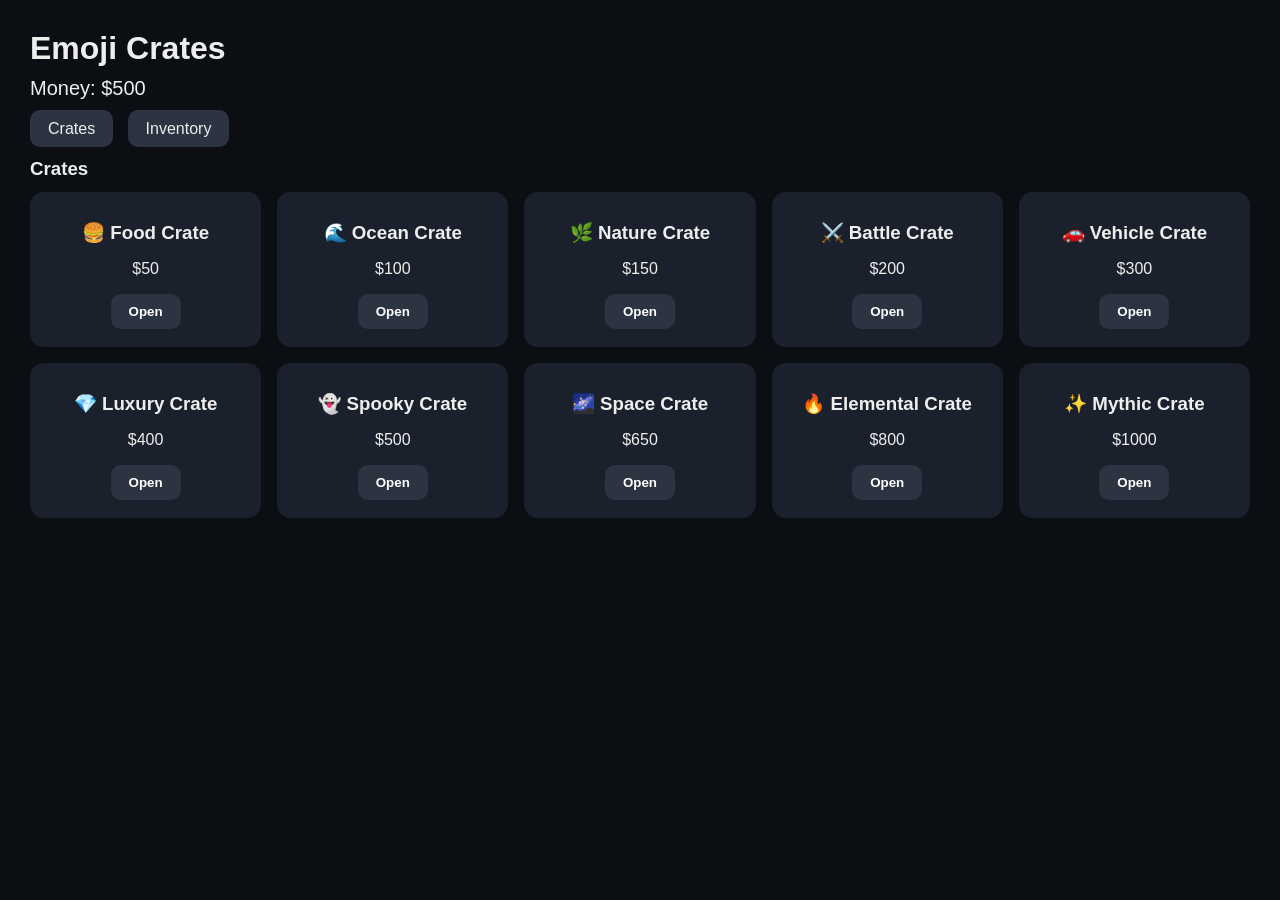
<file: Cases.html>
<!DOCTYPE html>
<html>
<head>
<meta charset="UTF-8">
<title>Emoji Crates</title>

<style>

/* ================= BASE ================= */

html,body{
    margin:0;
    height:100%;
    background:#0b0f14;
    font-family:Arial, sans-serif;
    color:#eee;
}

.app{
    min-height:100vh;
    padding:30px;
    box-sizing:border-box;
    max-width:1400px;
    margin:auto;
}

h2{margin:0 0 10px 0;font-size:32px;}
h3{margin:12px 0}

.money{
    font-size:20px;
    margin-bottom:20px;
}

/* ================= BUTTONS ================= */

button{
    background:#2c3442;
    border:none;
    color:white;
    padding:10px 18px;
    border-radius:10px;
    cursor:pointer;
    font-weight:bold;
    transition:.15s;
}

button:hover{background:#3d4758}
button:disabled{opacity:.4;cursor:not-allowed}

/* ================= TABS ================= */

.tabs{margin-bottom:20px;}

.tabs span{
    background:#2c3442;
    padding:10px 18px;
    margin-right:10px;
    border-radius:10px;
    cursor:pointer;
}

/* ================= GRID ================= */

.grid{
    display:grid;
    grid-template-columns:repeat(auto-fill,minmax(220px,1fr));
    gap:16px;
}

/* ================= CARDS ================= */

.crate,.itemBox{
    background:#1b212c;
    border-radius:14px;
    padding:18px;
    text-align:center;
}

/* ================= EMOJI ================= */

.emoji{
    font-size:42px;
    display:block;
    margin-bottom:8px;
}

/* ================= RARITY GLOW ================= */

.common{box-shadow:0 0 8px #aaa3;}
.uncommon{box-shadow:0 0 12px #5cff7a88;}
.rare{box-shadow:0 0 16px #4da6ff99;}
.epic{box-shadow:0 0 22px #c05cffaa;}

.legendary{
    box-shadow:
        0 0 12px #ffb347,
        0 0 28px #ffb347,
        0 0 45px #ffb347;
    animation:legendGlow 1.2s infinite alternate;
}

@keyframes legendGlow{
    from{transform:scale(1);}
    to{transform:scale(1.05);}
}

/* ================= SPINNER ================= */

.spinWrapper{
    width:100%;
    max-width:1000px;
    margin:40px auto;
    position:relative;
}

.pointer{
    position:absolute;
    left:50%;
    transform:translateX(-50%);
    top:-25px;
    font-size:34px;
}

.spinContainer{
    overflow:hidden;
    border-radius:14px;
    border:2px solid #444;
    background:#06080c;
}

.spinTrack{
    display:flex;
}

.spinItem{
    width:170px;
    margin:8px;
    padding:20px;
    border-radius:12px;
    background:#222936;
    text-align:center;
    flex-shrink:0;
}

.hidden{display:none}

</style>
</head>

<body>

<div class="app">

<h2>Emoji Crates</h2>
<div class="money">Money: $<span id="moneyEl">500</span></div>

<div class="tabs">
<span onclick="showTab('cratesTab')">Crates</span>
<span onclick="showTab('inventoryTab')">Inventory</span>
</div>

<div id="cratesTab"></div>

<div id="inventoryTab" class="hidden">
<h3>Inventory</h3>
<div id="inventory" class="grid"></div>
</div>

<div id="openScreen" class="hidden">

<button id="backBtn" onclick="backToCrates()">← Back</button>

<h3 id="crateTitle"></h3>
Cost: $<span id="crateCost"></span>

<h4>Items & Chances</h4>
<div id="lootTable" class="grid"></div>

<br>
<button id="openBtn" onclick="openCrate()">Open</button>

<div class="spinWrapper">
<div class="pointer">▼</div>
<div class="spinContainer">
<div id="spinTrack" class="spinTrack"></div>
</div>
</div>

</div>

</div>

<script>

/* ================= STATE ================= */

let money=500;
let inventoryItems=[];
let selectedCrate=null;
let opening=false;
let animationFrame=null;

/* ================= RARITIES ================= */

const rarities={
common:{weight:60,mult:0.35},
uncommon:{weight:25,mult:0.8},
rare:{weight:10,mult:1.6},
epic:{weight:4,mult:4},
legendary:{weight:1,mult:80}
};

/* ================= CRATE BUILDER ================= */

function makeCrate(name,cost,emojis){
return{
name,
cost,
items:[
{emoji:emojis[0],rarity:"common"},
{emoji:emojis[1],rarity:"uncommon"},
{emoji:emojis[2],rarity:"rare"},
{emoji:emojis[3],rarity:"epic"},
{emoji:emojis[4],rarity:"legendary"}
].map(i=>({
...i,
value:Math.round(cost*rarities[i.rarity].mult)
}))
};
}

/* ================= CRATES ================= */

const crates=[
makeCrate("🍔 Food Crate",50,["🍎","🍕","🍔","🍣","🍰"]),
makeCrate("🌊 Ocean Crate",100,["🐟","🐠","🦀","🦈","🐙"]),
makeCrate("🌿 Nature Crate",150,["🍃","🌵","🌻","🌳","🍄"]),
makeCrate("⚔️ Battle Crate",200,["🪓","🗡️","⚔️","🛡️","👑"]),
makeCrate("🚗 Vehicle Crate",300,["🚲","🏍️","🚗","🚓","🚀"]),
makeCrate("💎 Luxury Crate",400,["💍","⌚","👜","💎","👑"]),
makeCrate("👻 Spooky Crate",500,["🎃","🕸️","👻","💀","🧛"]),
makeCrate("🌌 Space Crate",650,["🛰️","🌙","🪐","👽","🌠"]),
makeCrate("🔥 Elemental Crate",800,["💧","🌪️","🔥","⚡","🌋"]),
makeCrate("✨ Mythic Crate",1000,["🔮","🧿","✨","🌟","🪽"])
];

/* ================= UI ================= */

function showTab(id){
if(opening) return;
cratesTab.classList.add("hidden");
inventoryTab.classList.add("hidden");
openScreen.classList.add("hidden");
document.getElementById(id).classList.remove("hidden");
}

function updateMoney(){moneyEl.textContent=money;}

function renderInventory(){
inventory.innerHTML="";
inventoryItems.forEach(i=>{
const d=document.createElement("div");
d.className="itemBox "+i.rarity;
d.innerHTML=`<span class="emoji">${i.emoji}</span>$${i.value}`;
inventory.appendChild(d);
});
}

function renderCrates(){
cratesTab.innerHTML="<h3>Crates</h3><div class='grid'></div>";
const grid=cratesTab.querySelector(".grid");

crates.forEach((c,i)=>{
const d=document.createElement("div");
d.className="crate";
d.innerHTML=`<h3>${c.name}</h3>
<p>$${c.cost}</p>
<button onclick="selectCrate(${i})">Open</button>`;
grid.appendChild(d);
});
}

/* ================= VIEW ================= */

function selectCrate(i){
selectedCrate=crates[i];
showTab("openScreen");

crateTitle.textContent=selectedCrate.name;
crateCost.textContent=selectedCrate.cost;

lootTable.innerHTML="";

let total=0;
selectedCrate.items.forEach(x=>total+=rarities[x.rarity].weight);

selectedCrate.items.forEach(x=>{
const chance=(rarities[x.rarity].weight/total*100).toFixed(2);

const d=document.createElement("div");
d.className="itemBox "+x.rarity;
d.innerHTML=`<span class="emoji">${x.emoji}</span>
$${x.value}<br>${chance}%`;
lootTable.appendChild(d);
});
}

function backToCrates(){
if(opening) return;
spinTrack.innerHTML="";
spinTrack.style.transform="translateX(0)";
showTab("cratesTab");
}

/* ================= RNG ================= */

function rollItem(crate){
const pool=[];
crate.items.forEach(i=>{
for(let w=0;w<rarities[i.rarity].weight;w++)
pool.push(i);
});
return pool[Math.floor(Math.random()*pool.length)];
}

/* ================= SPIN (FIXED) ================= */

function openCrate(){

if(opening || money < selectedCrate.cost) return;

opening=true;
openBtn.disabled=true;
backBtn.disabled=true;

if(animationFrame){
cancelAnimationFrame(animationFrame);
animationFrame=null;
}

spinTrack.style.transform="translateX(0)";
spinTrack.innerHTML="";
spinTrack.offsetHeight;

money-=selectedCrate.cost;
updateMoney();

const winner=rollItem(selectedCrate);

const reel=[];
for(let i=0;i<80;i++){
reel.push(selectedCrate.items[
Math.floor(Math.random()*selectedCrate.items.length)
]);
}

const winIndex=60;
reel[winIndex]=winner;

reel.forEach(item=>{
const div=document.createElement("div");
div.className="spinItem "+item.rarity;
div.innerHTML=`<span class="emoji">${item.emoji}</span>$${item.value}`;
spinTrack.appendChild(div);
});

requestAnimationFrame(()=>{

const containerWidth=spinTrack.parentElement.clientWidth;
const winEl=spinTrack.children[winIndex];

const itemCenter=
winEl.offsetLeft + winEl.offsetWidth/2;

const target=-(itemCenter-containerWidth/2);

const duration=4500;
const start=performance.now();

function animate(now){

let t=(now-start)/duration;
if(t>1)t=1;

const ease=1-Math.pow(1-t,4);

spinTrack.style.transform=
`translateX(${target*ease}px)`;

if(t<1){
animationFrame=requestAnimationFrame(animate);
}else{

inventoryItems.push(winner);
renderInventory();

money+=winner.value;
updateMoney();

opening=false;
openBtn.disabled=false;
backBtn.disabled=false;
}
}

animationFrame=requestAnimationFrame(animate);

});
}

/* ================= INIT ================= */

renderCrates();
renderInventory();
updateMoney();

</script>

</body>
</html>
</file>
